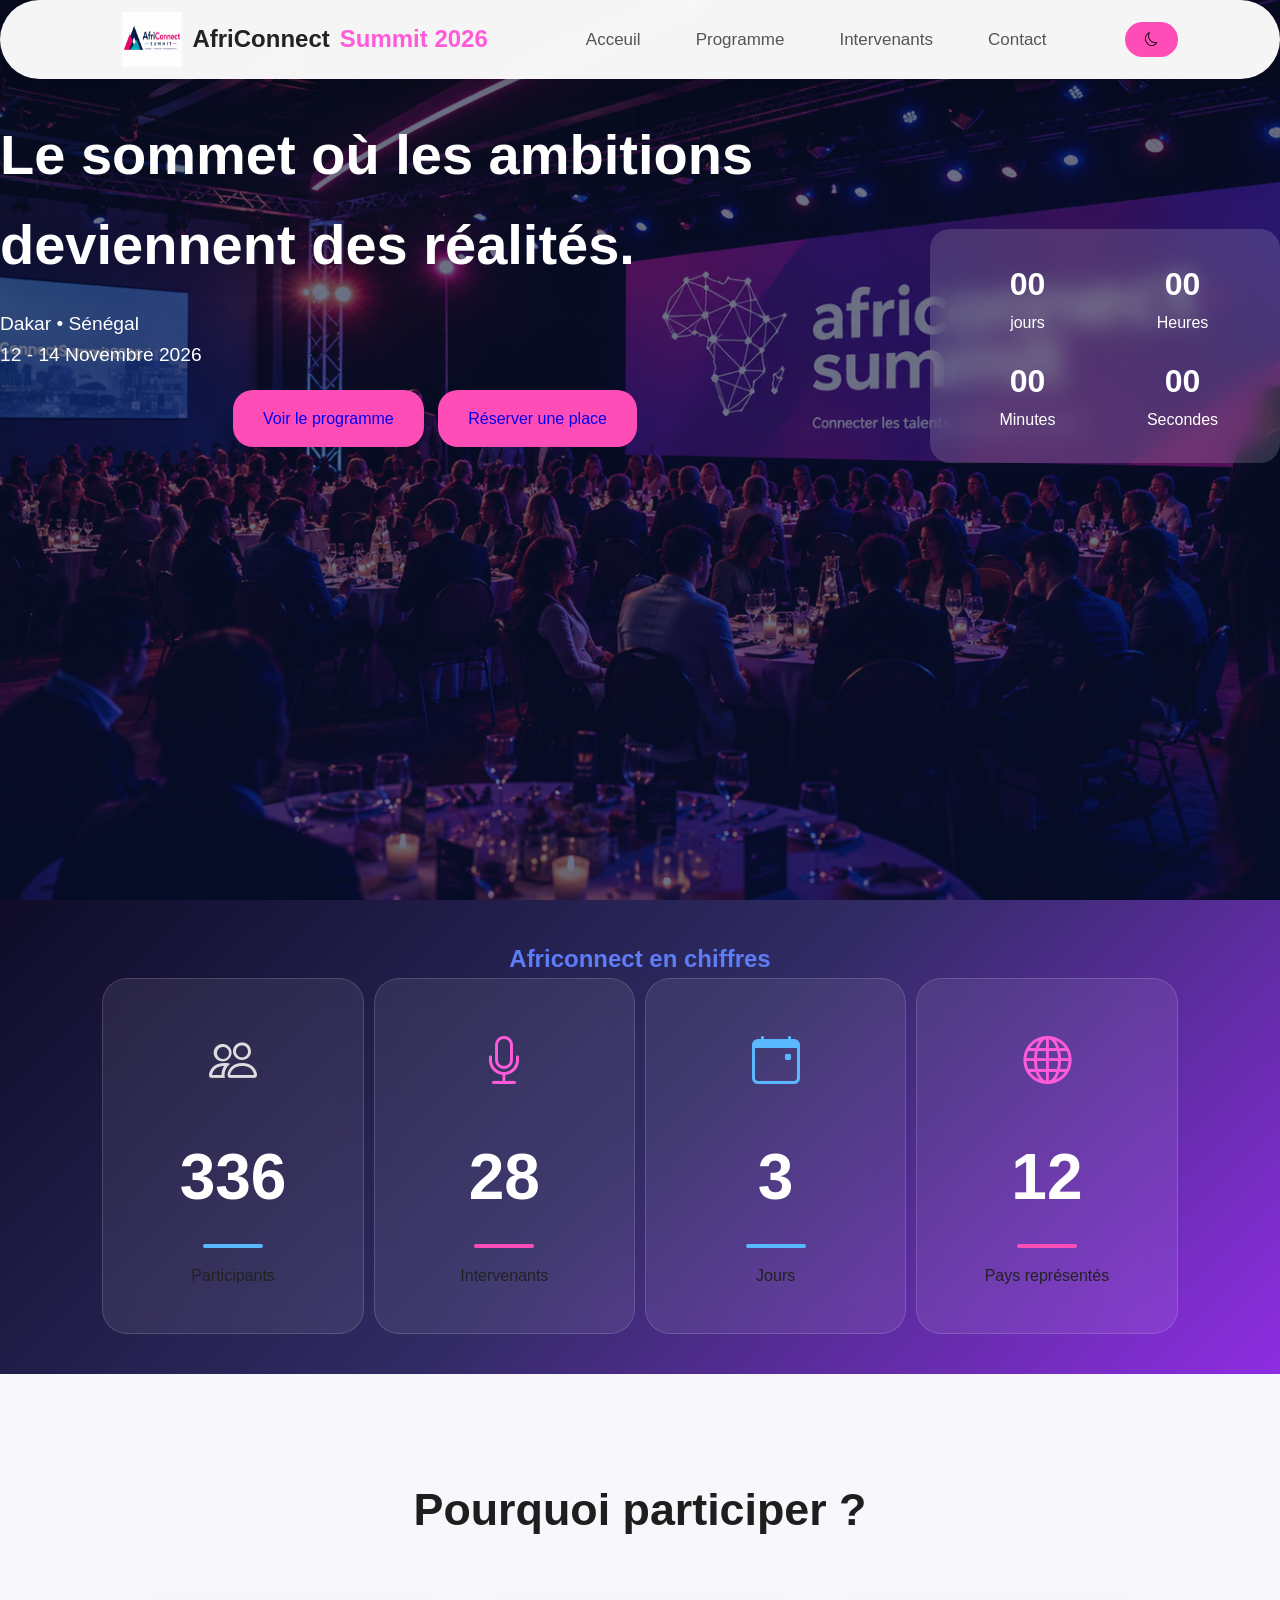
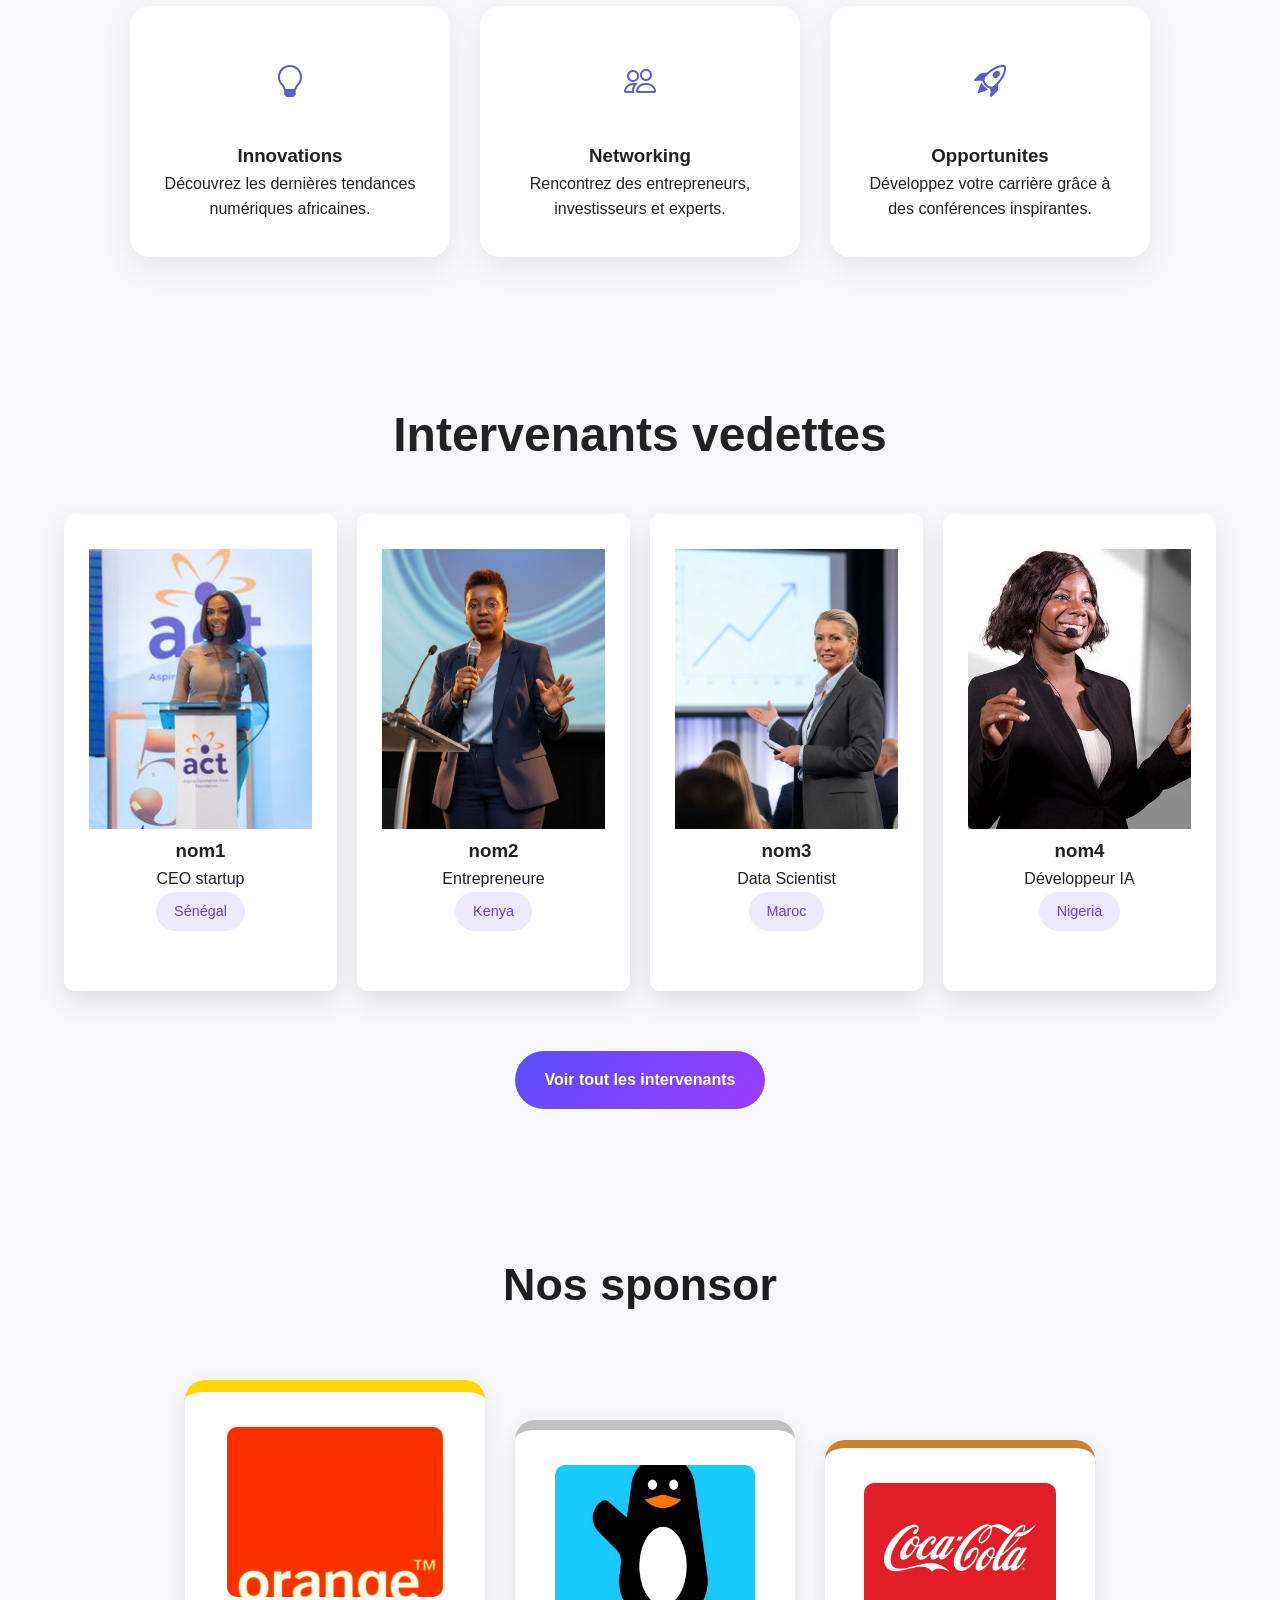
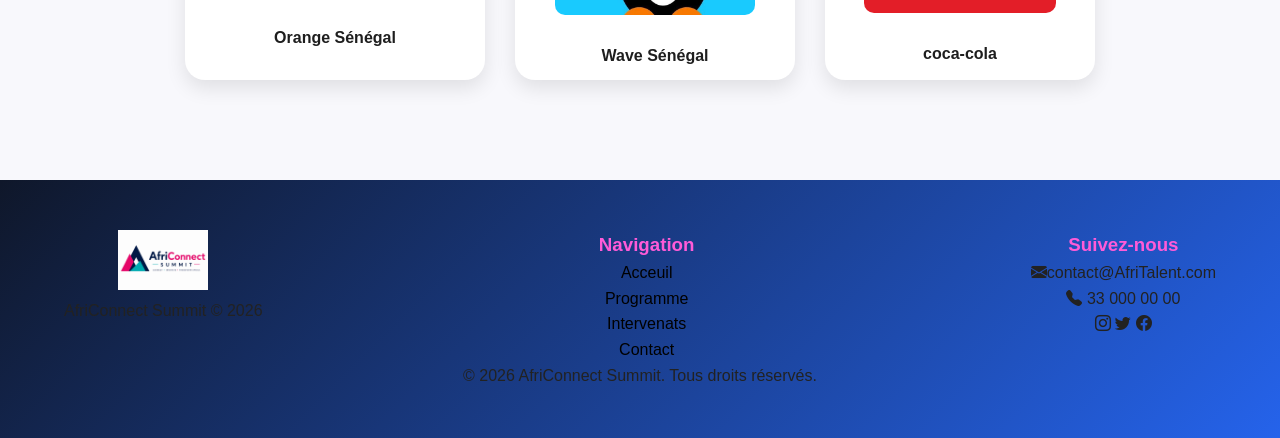
<file: index.html>
<!DOCTYPE html>
<html lang="en">

<head>
    <meta charset="UTF-8">
    <meta name="viewport" content="width=device-width, initial-scale=1.0">
    <title>acceuil</title>


    <link rel="stylesheet" href="css/style.css">
</head>

<body>
    <!-- NAVBAR -->
    <header>

        <nav class="navbar">
            <!-- logo -->
            <a href="index.html" class="logo">
                <img src="images/logoafriconnectsummit2.png" alt="logo">
                AfriConnect<span class="span"> Summit 2026</span>
            </a>
            <!-- liens -->
            <ul class="nav-links ">
                <li>
                    <a href="index.html">Acceuil</a>
                </li>
                <li>
                    <a href="programme.html">Programme</a>
                </li>
                <li>
                    <a href="intervenants.html">Intervenants</a>
                </li>
                <li>
                    <a href="contact.html">Contact</a>
                </li>
            </ul>



            <div class="icon-nav">
                <!-- Dark mode -->
                <button id="themebtn">
                    <i class="bi bi-moon"></i>
                </button>
                <!-- Menu Hamburger -->
                <button id="menubtn">
                    <i class="bi bi-list"></i>
                </button>
            </div>

        </nav>

        <!-- ===============hero================= -->
        <div class="hero fade-in">
            <div class="hero-container">
                <div class="hero-text">
                    <h1 class="h1">Le sommet où les ambitions deviennent des réalités.</h1>
                    <p>
                        Dakar • Sénégal
                        <br>
                        12 - 14 Novembre 2026
                    </p>
                    <div class="hero-buttons align">
                        <a href="programme.html" id="btn1">Voir le programme</a>
                        <a href="contact.html" id="btn2">Réserver une place</a>
                    </div>
                </div>

                <!-- Compteur -->
                <div class="compteur">
                    <div>
                        <span id="jour">00</span>
                        <p>jours</p>
                    </div>
                    <div>
                        <span id="heures">00</span>
                        <p>Heures</p>
                    </div>
                    <div>
                        <span id="minutes">00</span>
                        <p>Minutes</p>
                    </div>
                    <div>
                        <span id="secondes">00</span>
                        <p>Secondes</p>
                    </div>

                </div>

            </div>

        </div>
    </header>
    <!-- =========CHIFFRES======== -->
    <section class="stats zoom-in">
        <h2 class="cr">Africonnect en chiffres</h2>
        <div class="stats-grid counters">
            <article class="counter">
                <i class="bi bi-people"></i>
                <h3 data-target="1200">0</h3>
                <p>Participants</p>
            </article>

            <article class="counter">
                <i class="bi bi-mic"></i>
                <h3 data-target="48">0</h3>
                <p>Intervenants</p>
            </article>

            <article class="counter">
                <i class="bi bi-calendar-event"></i>
                <h3 data-target="3">0</h3>
                <p>Jours</p>
            </article>

            <article class="counter">
                <i class="bi bi-globe"></i>
                <h3 data-target="12">0</h3>
                <p>Pays représentés</p>
            </article>

        </div>

    </section>


    <!-- ==========pourquoi participer ==============-->
    <section class="pourquoi fade-in">
        <h2>Pourquoi participer ?</h2>

        <div class="pourquoi-container">
            <article class="card">
                <i class="bi bi-lightbulb"></i>
                <h3>Innovations</h3>
                <p>Découvrez les dernières tendances numériques africaines.</p>
            </article>

            <article class="card">
                <i class="bi bi-people"></i>
                <h3>Networking</h3>
                <p>Rencontrez des entrepreneurs, investisseurs et experts.</p>
            </article>

            <article class="card">
                <i class="bi bi-rocket-takeoff"></i>
                <h3>Opportunites</h3>
                <p>Développez votre carrière grâce à des conférences inspirantes.</p>
            </article>


        </div>

    </section>

    <!-- INTERVENANTS -->
    <section class="intervenants slide-in">
        <h2>Intervenants vedettes</h2>
        <div class="intervenants-grid">
            <article class="card">
                <img src="images/5a1a5c2dd7923f98747fd419d4a68c9b.jpg" alt="photo3" height="30">
                <h3>nom1</h3>
                <p>CEO startup</p>
                <span>Sénégal</span>
            </article>

            <article class="card">
                <img src="images/0cec5c01da47cd0d87411500e6b6335f.jpg" alt="phot1" height="30">
                <h3>nom2</h3>
                <p>Entrepreneure</p>
                <span>Kenya</span>
            </article>

            <article class="card">
                <img src="images/c8db1cde5a4d0e9b10c114838e9186e6.jpg" alt="photo2" height="30">
                <h3>nom3</h3>
                <p>Data Scientist</p>
                <span>Maroc</span>
            </article>

            <article class="card">
                <img src="images/015c5326e9eac12981ac1aa97166adf6.jpg" alt="photo4" height="30">
                <h3>nom4</h3>
                <p>Développeur IA </p>
                <span>Nigeria</span>
            </article>

        </div>
        <a href="intervenants.html">
            Voir tout les intervenants

        </a>

    </section>

    <!-- ===========SPONSOR============= -->
    <section class="sponsors fade-in">
        <h2>Nos sponsor</h2>
        <div class="sponsor-container">
            <!-- sponsor en or -->
            <article class="or card">
                <img src="images/orange5.jpg" alt="Orange">
                <h3>Orange Sénégal</h3>
            </article>

            <!-- sponsor en argent -->
            <article class="Argent card">
                <img src="images/wave.jpg" alt="Wave">
                <h3>Wave Sénégal</h3>
            </article>

            <!-- sponsor en bronze -->
            <article class="bronze card">
                <img src="images/coca.jpg" alt="coca-cola">
                <h3>coca-cola</h3>
            </article>
        </div>
    </section>

    <!-- ==============footer============== -->
    <footer class="footer">
        <div class="footer-container">
            <div>
                <img src="images/logoafriconnectsummit2.png" alt="logo" height="60">
                <p>AfriConnect Summit © 2026</p>
            </div>

            <div>
                <h3 class="h3">Navigation</h3>
                <ul class="links">
                    <li><a href="index.html">Acceuil</a></li>
                    <li><a href="programme.html">Programme</a></li>
                    <li><a href="intervenants.html">Intervenats</a></li>
                    <li><a href="contact.html">Contact</a></li>
                </ul>
            </div>

            <div>
                <h3 class="h3">Suivez-nous</h3>
                <p><i class="bi bi-envelope-fill"></i>contact@AfriTalent.com</p>
                <p><i class="bi bi-telephone-fill"></i> 33 000 00 00</p>
                <!-- les icons -->
                <i class="bi bi-instagram"></i>
                <i class="bi bi-twitter"></i>
                <i class="bi bi-facebook"></i>
            </div>
        </div>

        <button id="backtop">
            ↑
        </button>
        <footer>
    <p>
        &copy; <span id="year"></span> AfriConnect Summit. Tous droits réservés.
    </p>
    </footer>
  











































    <link href="https://fonts.googleapis.com/css2?family=Poppins:wght@400;700&family=Roboto&display=swap"
        rel="stylesheet">
    <link href="https://cdn.jsdelivr.net/npm/bootstrap-icons/font/bootstrap-icons.css" rel="stylesheet">
    <!-- Votre script JavaScript -->
    <script src="js/main.js"></script>
</body>

</html>
</file>
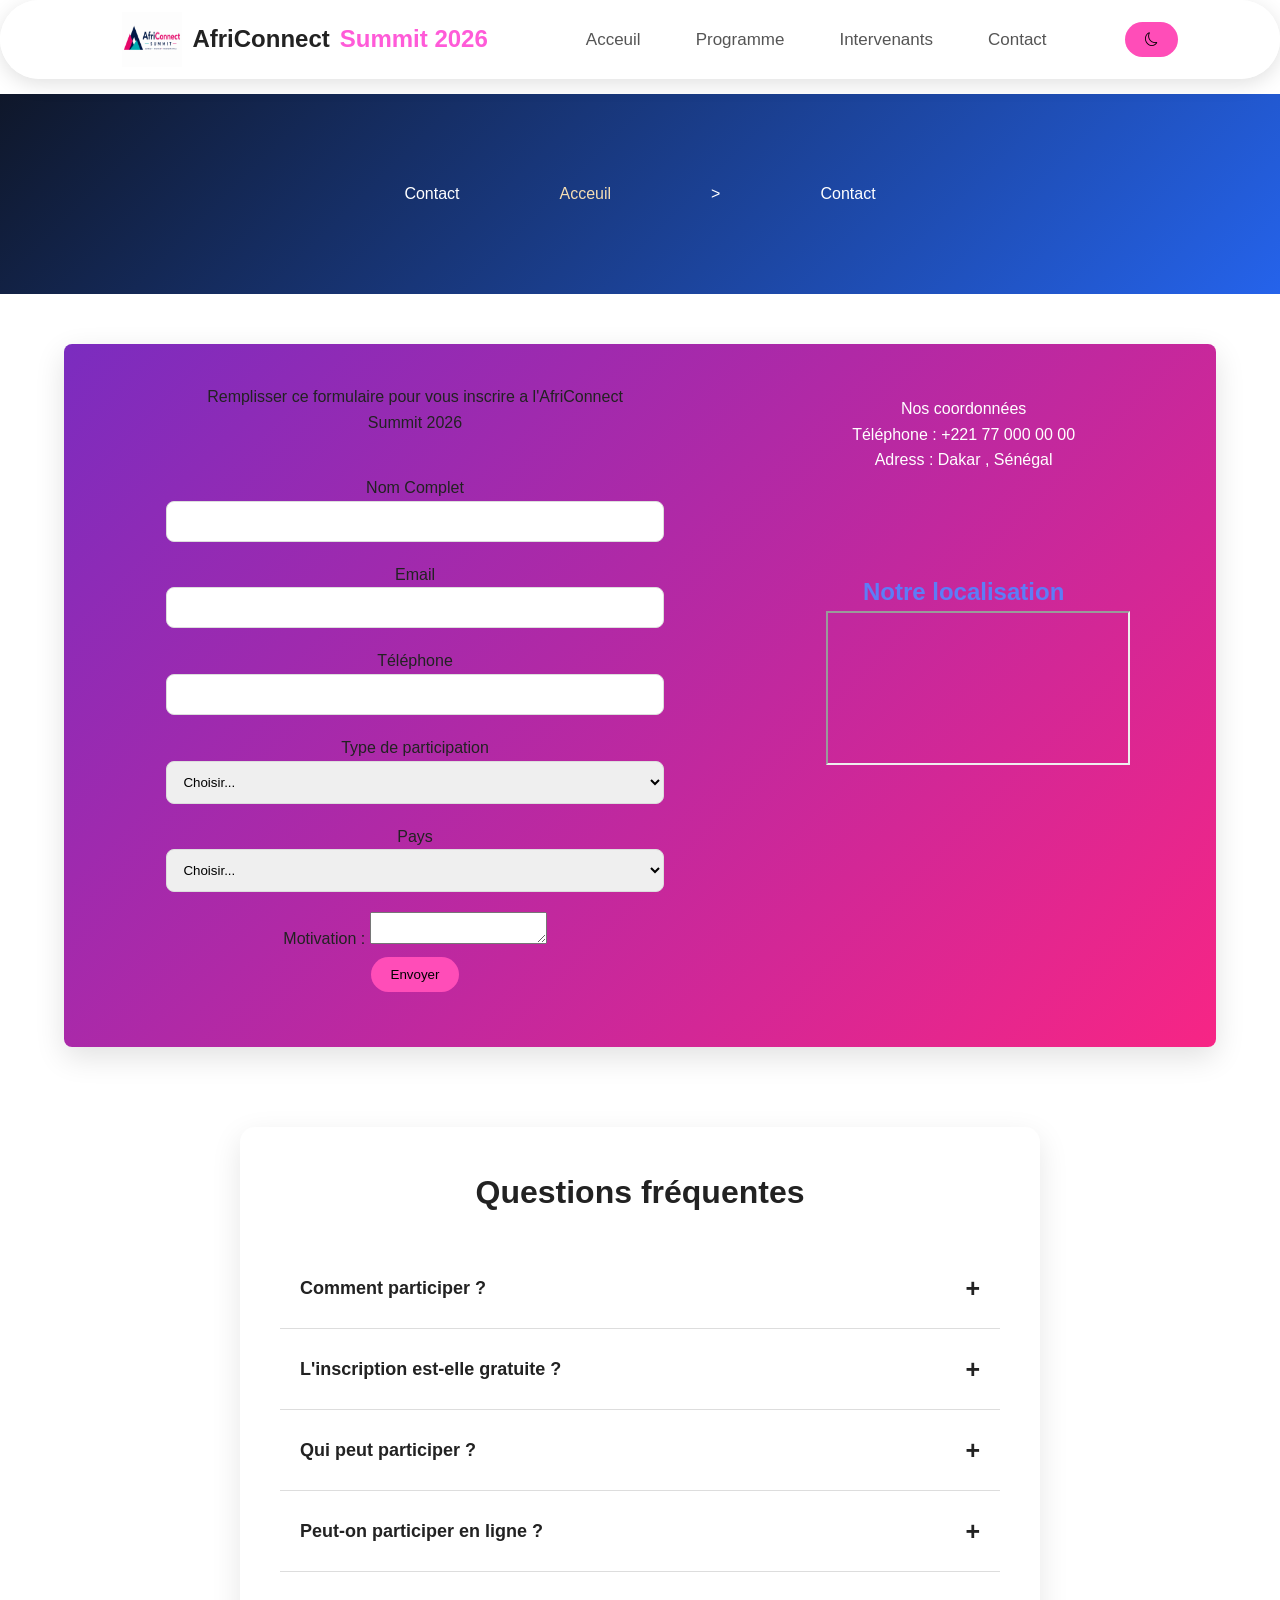
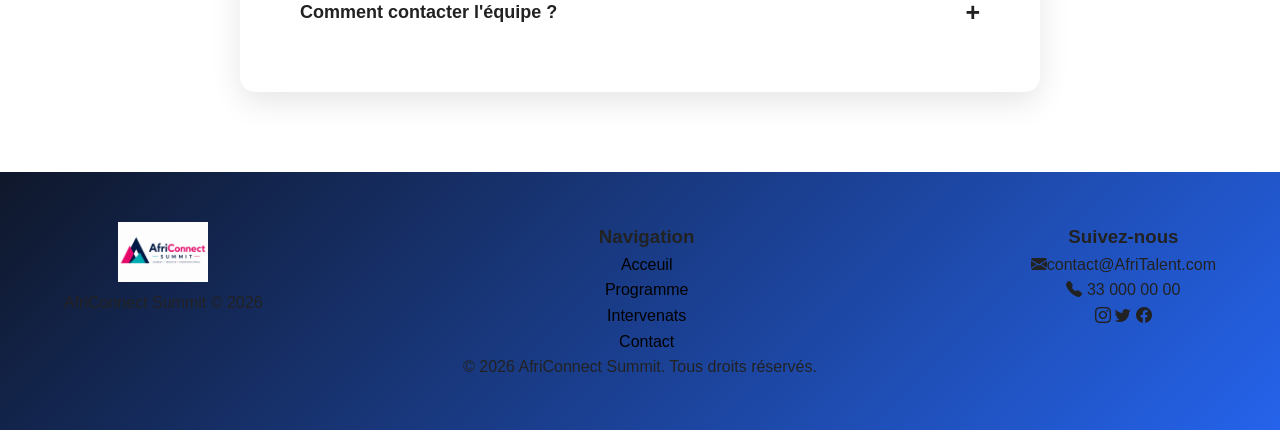
<file: contact.html>
<!DOCTYPE html>
<html lang="en">

<head>
    <meta charset="UTF-8">
    <meta name="viewport" content="width=device-width, initial-scale=1.0">
    <title>contact</title>
    <link rel="stylesheet" href="css/style.css">
</head>

<body>

    <!-- NAVBAR -->
    <nav class="navbar">
        <!-- logo -->
        <a href="index.html" class="logo">
            <img src="images/logoafriconnectsummit2.png" alt="logo">
            AfriConnect<span class="span"> Summit 2026</span>
        </a>
        <!-- liens -->
        <ul class="nav-links">
            <li>
                <a href="index.html">Acceuil</a>
            </li>
            <li>
                <a href="programme.html">Programme</a>
            </li>
            <li>
                <a href="intervenants.html">Intervenants</a>
            </li>
            <li>
                <a href="contact.html">Contact</a>
            </li>
        </ul>



        <div class="icon-nav">
            <!-- Dark mode -->
            <button id="themebtn">
                <i class="bi bi-moon"></i>
            </button>
            <!-- Menu Hamburger -->
            <button id="menubtn">
                <i class="bi bi-list"></i>
            </button>
        </div>

    </nav>


    <main>
        <section class="hero-contact">

            <nav class="fil">

                <p>Contact</p>

                <a href="index.html">Acceuil</a> >
                <span>Contact</span>

            </nav>

        </section>

        <!-- ===============formulaire================== -->
        <section class="contact">

            <!-- la partie gauche -->
            <div>
                <p class="remp">Remplisser ce formulaire pour vous inscrire a l'AfriConnect Summit 2026</p>
                <form class="contactform">
                    <!-- nom -->
                    <div class="champ">
                        <label for="nom">Nom Complet</label>
                        <input type="text" id="nom">
                        <small id="errornom"></small>

                    </div>
                    <!-- Email -->
                    <div class="champ">
                        <label for="email">Email </label>
                        <input type="email" id="email">
                        <small id="erroremail"></small>

                    </div>
                    <!-- telephone -->
                    <div class="champ">
                        <label for="telephone"> Téléphone</label>
                        <input type="tel" id="telephone">
                        <small id="errortelephone"></small>

                    </div>
                    <!-- type -->
                    <div class="champ">
                        <label for="type">Type de participation</label>
                        <select id="type">
                            <option value="">Choisir...</option>
                            <option>participant</option>
                            <option>mentor</option>
                            <option>Partenaire</option>
                            <option>Bénévole</option>
                        </select>
                    </div>
                    <small id="errortype"></small>
                    <!-- Pays -->
                    <div class="champ">
                        <label for="pays">Pays</label>
                        <select id="pays">
                            <option value="">Choisir...</option>
                            <option>Sénégal</option>
                            <option>Mali</option>
                            <option>Gambie</option>
                            <option>Guinée</option>
                            <option>Burkina Faso</option>
                            <option>Togo</option>
                            <option>Bénin</option>
                            <option>Cameroun</option>
                            <option>Niger</option>
                        </select>
                    </div>
                    <small id="errorpays"></small>

                    <!-- message -->

                    <div class="champ">
                        <label for="message">Motivation :</label>
                        <textarea id="message"></textarea>
                        <small id="errormessage"></small>
                    </div>
                    <button id="btnEnvoyer">Envoyer</button>
                    <p id="successMessage"></p>

                </form>
            </div>
            <!-- la partie droite -->
            <div class="infos">
                <p>Nos coordonnées</p>
                <p></p>
                <p>Téléphone : +221 77 000 00 00</p>
                <p>Adress : Dakar , Sénégal</p>
                <div class="map">
                    <h1 class="loc">Notre localisation</h1>
                    <iframe src="https://www.google.com/maps/embed?pb=..." loading="lazy">
                    </iframe>
                </div>
            </div>

        </section>
        <!-- FAQ -->
        <section class="faq">
            <h2>Questions fréquentes</h2>

            <!-- Question 1 -->

            <div class="accordion">
                <input type="checkbox" id="q1">
                <label for="q1">
                    Comment participer ?
                </label>
                <div class="content">
                    Inscrivez-vous grâce au formulaire.
                </div>
            </div>

            <!-- Question 2 -->

            <div class="accordion">
                <input type="checkbox" id="q2">
                <label for="q2">
                    L'inscription est-elle gratuite ?
                </label>
                <div class="content">
                    Oui.
                </div>
            </div>

            <!-- Question 3 -->

            <div class="accordion">
                <input type="checkbox" id="q3">
                <label for="q3">
                    Qui peut participer ?
                </label>
                <div class="content">
                    Toute personne intéressée par le numérique.
                </div>
            </div>

            <!-- Question 4 -->

            <div class="accordion">
                <input type="checkbox" id="q4">
                <label for="q4">
                    Peut-on participer en ligne ?
                </label>
                <div class="content">
                    Oui.
                </div>
            </div>

            <!-- Question 5 -->

            <div class="accordion">
                <input type="checkbox" id="q5">
                <label for="q5">
                    Comment contacter l'équipe ?
                </label>
                <div class="content">
                    Via le formulaire de cette page.
                </div>
            </div>
        </section>


        <!-- MAP -->



    </main>


























    <!-- ==============footer============== -->
    <footer class="footer">
        <div class="footer-container">
            <div>
                <img src="images/logoafriconnectsummit2.png" alt="logo" height="60">
                <p>AfriConnect Summit © 2026</p>
            </div>

            <div>
                <h3>Navigation</h3>
                <ul class="links">
                    <li><a href="index.html">Acceuil</a></li>
                    <li><a href="programme.html">Programme</a></li>
                    <li><a href="intervenants.html">Intervenats</a></li>
                    <li><a href="contact.html">Contact</a></li>
                </ul>
            </div>

            <div>
                <h3>Suivez-nous</h3>
                <p><i class="bi bi-envelope-fill"></i>contact@AfriTalent.com</p>
                <p><i class="bi bi-telephone-fill"></i> 33 000 00 00</p>
                <!-- les icons -->
                <i class="bi bi-instagram"></i>
                <i class="bi bi-twitter"></i>
                <i class="bi bi-facebook"></i>
            </div>
        </div>

        <button id="backtop">
            ↑
        </button>
         <p>
        &copy; <span id="year"></span> AfriConnect Summit. Tous droits réservés.
    </p>
    </footer>



    <link href="https://fonts.googleapis.com/css2?family=Poppins:wght@400;700&family=Roboto&display=swap"
        rel="stylesheet">
    <link href="https://cdn.jsdelivr.net/npm/bootstrap-icons/font/bootstrap-icons.css" rel="stylesheet">
    <!-- Votre script JavaScript -->
    <script src="js/main.js"></script>
</body>

</html>
</file>
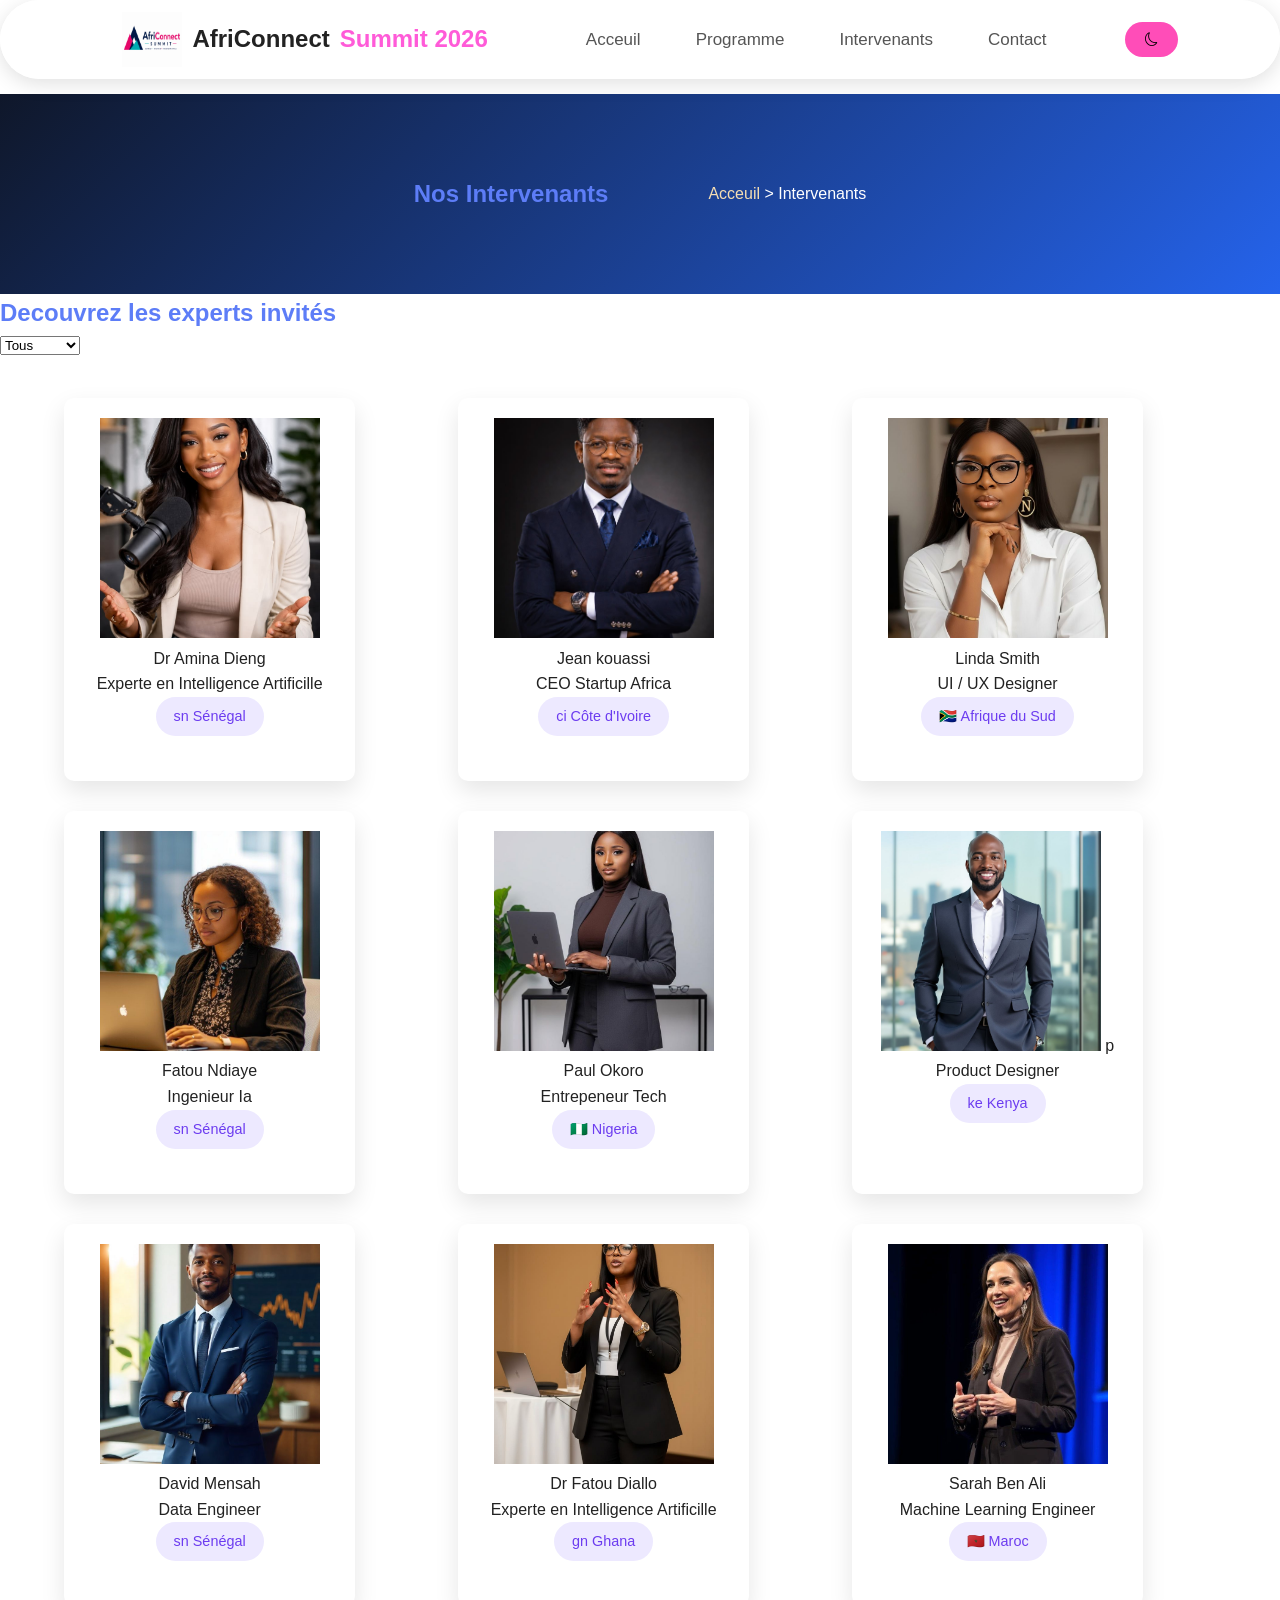
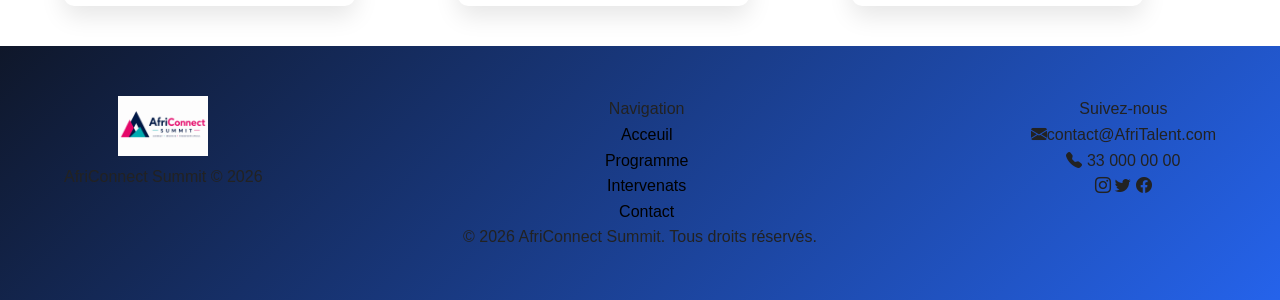
<file: intervenants.html>
<!DOCTYPE html>
<html lang="en">

<head>
    <meta charset="UTF-8">
    <meta name="viewport" content="width=device-width, initial-scale=1.0">
    <title>intervenants</title>
    <link rel="stylesheet" href="css/style.css">
</head>

<body>

    <!-- NAVBAR -->
    <nav class="navbar">
        <!-- logo -->
        <a href="index.html" class="logo">
            <img src="images/logoafriconnectsummit2.png" alt="logo">
            AfriConnect<span class="span"> Summit 2026</span>
        </a>
        <!-- liens -->
        <ul class="nav-links">
            <li>
                <a href="index.html">Acceuil</a>
            </li>
            <li>
                <a href="programme.html">Programme</a>
            </li>
            <li>
                <a href="intervenants.html">Intervenants</a>
            </li>
            <li>
                <a href="contact.html">Contact</a>
            </li>
        </ul>



        <div class="icon-nav">
            <!-- Dark mode -->
            <button id="themebtn">
                <i class="bi bi-moon"></i>
            </button>
            <!-- Menu Hamburger -->
            <button id="menubtn">
                <i class="bi bi-list"></i>
            </button>
        </div>

    </nav>
    <!-- ============hero========= -->
    <section class="hero-intervenants">
        <div class="overlay">
            <h1>Nos Intervenants</h1>
            <p>
                <a href="index.html">Acceuil</a>
                >
                Intervenants
            </p>

        </div>

    </section>
    <!-- ======FILTRES=========== -->


    <section class="filter py-4">
        <div class="container py-5">
            <h1>Decouvrez les experts invités</h1>
            <div class="filter-bar mb-3">
                <select id="category-select" class="form-select">
                    <option value="all">Tous</option>
                    <option value="IA & Tech">IA & Tech</option>
                    <option value="Business">Business</option>
                    <option value="Design">Design</option>
                    <option value="Data">Data</option>
                </select>
            </div>
        </div>
    </section>
    <!-- ======INTERVENANTS========== -->
    <div class="intervenant fade-in ">
        <div class="intervenant-grid cards">
            <!-- 1 -->
            <div class="intervenant-card cardss" data-category="IA & Tech">
                <img src="images/photo2.jpg" alt="inter1">
                <p>Dr Amina Dieng</p>
                <p>
                    Experte en Intelligence Artificille
                </p>
                <span>sn Sénégal</span>

            </div>


            <!-- 2 -->
            <div class="intervenant-card cardss" data-category="Business">
                <img src="images/imag4.jpg" alt="inter2">
                <p>Jean kouassi</p>
                <p>
                    CEO Startup Africa
                </p>
                <span>ci Côte d'Ivoire</span>

            </div>


            <!-- 3 -->
            <div class="intervenant-card cardss" data-category="Design">
                <img src="images/membre1.jpg" alt="inter3">
                <p>Linda Smith</p>
                <p>
                    UI / UX Designer
                </p>
                <span>🇿🇦 Afrique du Sud</span>

            </div>


            <!-- 4 -->
            <div class="intervenant-card cardss" data-category="IA & Tech">
                <img src="images/photo1.jpg" alt="inter4">
                <p>Fatou Ndiaye</p>
                <p>
                    Ingenieur Ia
                </p>
                <span> sn Sénégal</span>

            </div>

            <!-- 5 -->
            <div class="intervenant-card cardss" data-category="Business">
                <img src="images/photo3.jpg" alt="inter5">
                <p>Paul Okoro</p>
                <p>
                    Entrepeneur Tech
                </p>
                <span>🇳🇬 Nigeria</span>

            </div>

            <!-- 6 -->
            <div class="intervenant-card cardss" data-category="Design">
                <img src="images/membre2.jpg" alt="inter6">
                p <p>
                    Product Designer
                </p>
                <span>ke Kenya</span>

            </div>

            <!-- 7 -->
            <div class="intervenant-card cardss" data-category="Data">
                <img src="images/membre3.jpg" alt="inter7">
                <p> David Mensah</p>
                <p>
                    Data Engineer
                </p>
                <span>sn Sénégal</span>

            </div>

            <!-- 8 -->
            <div class="intervenant-card cardss" data-category="IA & Tech">
                <img src="images/photo4.jpg" alt="inter8">
                <p>Dr Fatou Diallo</p>
                <p>
                    Experte en Intelligence Artificille
                </p>
                <span> gn Ghana</span>

            </div>

            <!-- 9 -->
            <div class="intervenant-card cardss" data-category="Business">
                <img src="images/f25ba9cf52463ef2de0101ac807735d6.jpg" alt="inter9">
                <p>Sarah Ben Ali</p>
                <p>
                    Machine Learning Engineer
                </p>
                <span>🇲🇦 Maroc</span>

            </div>
        </div>

    </div>


















    <!-- ===============================footer====================================== -->

    <footer class="footer">
        <div class="footer-container">
            <div>
                <img src="images/logoafriconnectsummit2.png" alt="logo" height="60">
                <p>AfriConnect Summit © 2026</p>
            </div>

            <div>
                <p>Navigation</p>
                <ul class="links">
                    <li><a href="index.html">Acceuil</a></li>
                    <li><a href="programme.html">Programme</a></li>
                    <li><a href="intervenants.html">Intervenats</a></li>
                    <li><a href="contact.html">Contact</a></li>
                </ul>
            </div>

            <div>
                <p>Suivez-nous</p>
                <p><i class="bi bi-envelope-fill"></i>contact@AfriTalent.com</p>
                <p><i class="bi bi-telephone-fill"></i> 33 000 00 00</p>
                <!-- les icons -->
                <i class="bi bi-instagram"></i>
                <i class="bi bi-twitter"></i>
                <i class="bi bi-facebook"></i>
            </div>
        </div>

        <button id="backtop">
            ↑
        </button>
         <p>
        &copy; <span id="year"></span> AfriConnect Summit. Tous droits réservés.
    </p>
    </footer>
   




    <link href="https://fonts.googleapis.com/css2?family=Poppins:wght@400;700&family=Roboto&display=swap"
        rel="stylesheet">
    <link href="https://cdn.jsdelivr.net/npm/bootstrap-icons/font/bootstrap-icons.css" rel="stylesheet">
    <!-- Votre script JavaScript -->
    <script src="js/main.js"></script>
</body>

</html>
</file>
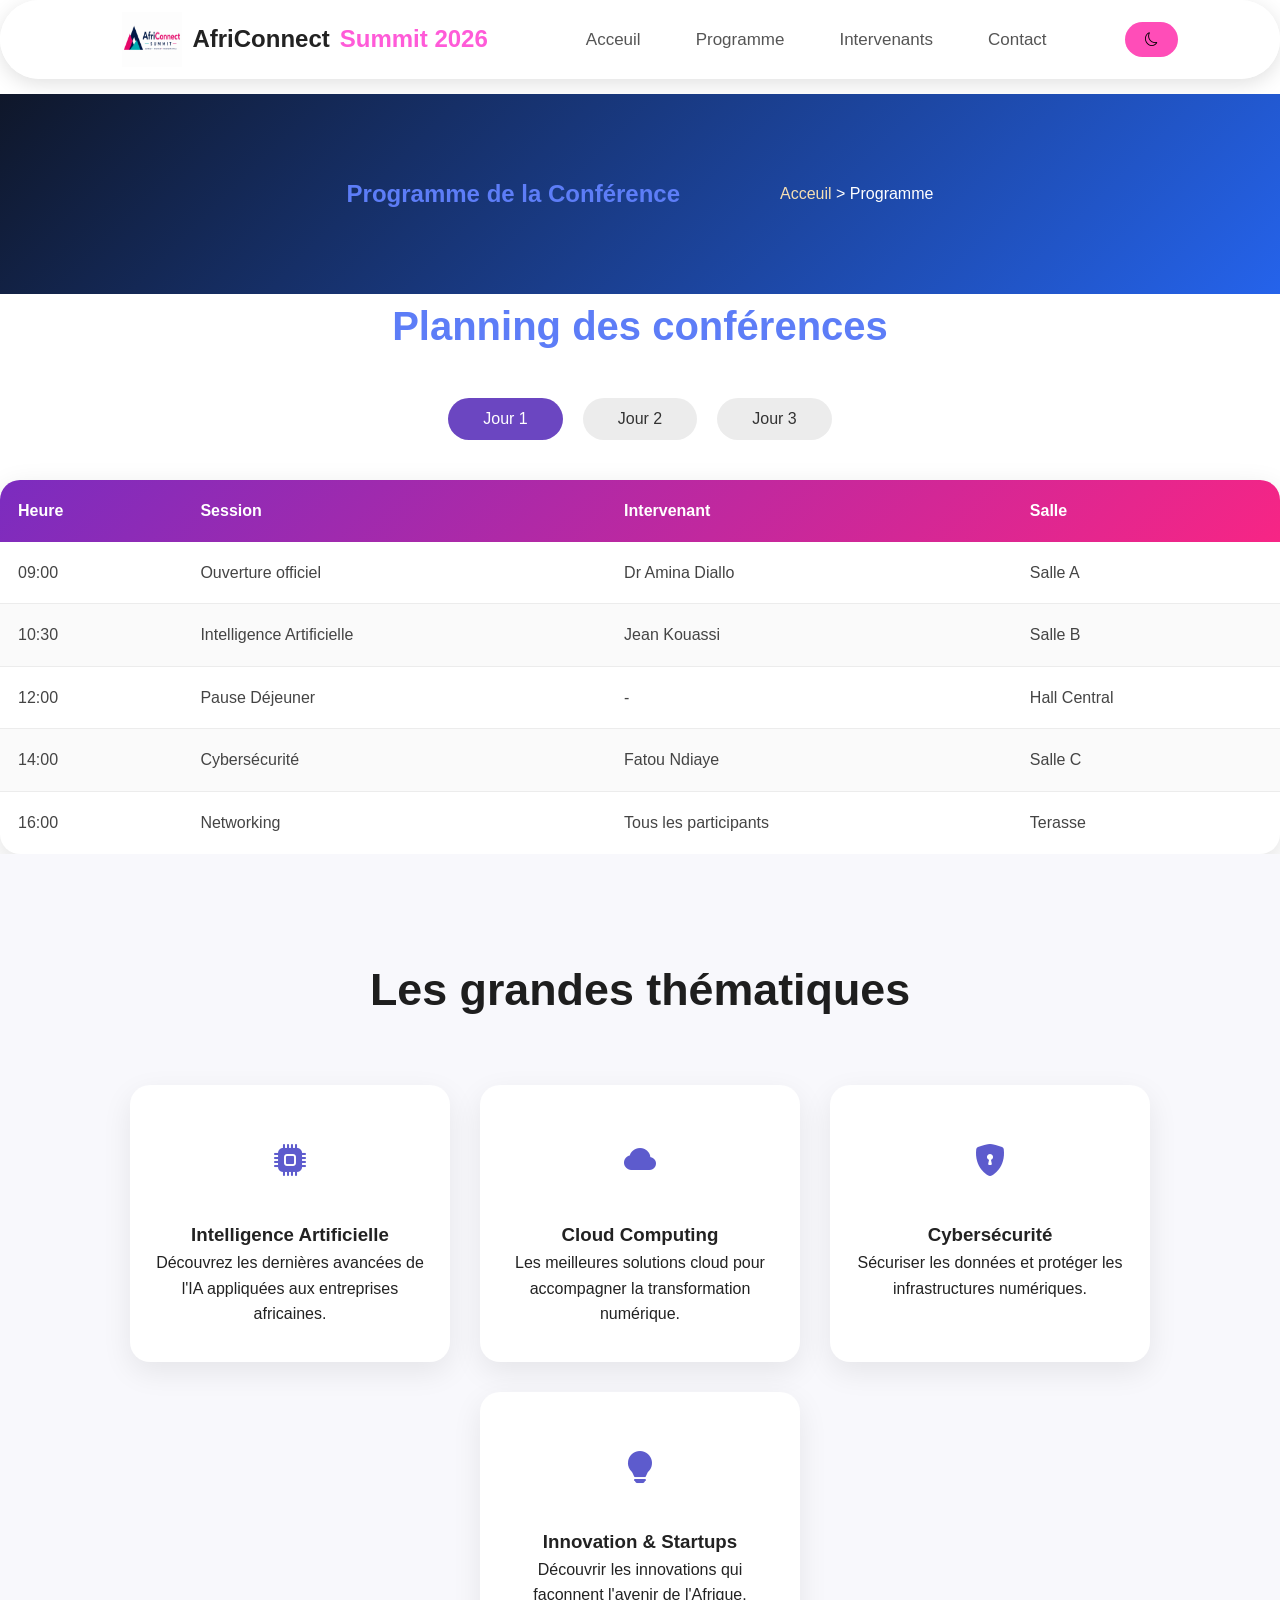
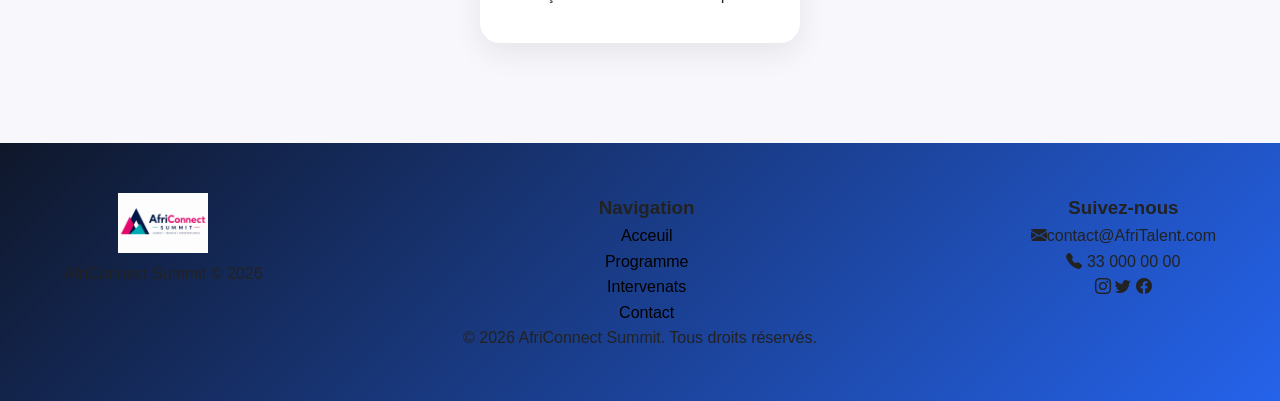
<file: programme.html>
<!DOCTYPE html>
<html lang="en">

<head>
    <meta charset="UTF-8">
    <meta name="viewport" content="width=device-width, initial-scale=1.0">
    <title>programme</title>
    <link rel="stylesheet" href="css/style.css">
</head>

<body>
    <!-- NAVBAR -->

    <nav class="navbar">
        <!-- logo -->
        <a href="index.html" class="logo">
            <img src="images/logoafriconnectsummit2.png" alt="logo">
            AfriConnect<span class="span"> Summit 2026</span>
        </a>
        <!-- liens -->
        <ul class="nav-links">
            <li>
                <a href="index.html">Acceuil</a>
            </li>
            <li>
                <a href="programme.html">Programme</a>
            </li>
            <li>
                <a href="intervenants.html">Intervenants</a>
            </li>
            <li>
                <a href="contact.html">Contact</a>
            </li>
        </ul>



        <div class="icon-nav">
            <!-- Dark mode -->
            <button id="themebtn">
                <i class="bi bi-moon"></i>
            </button>
            <!-- Menu Hamburger -->
            <button id="menubtn">
                <i class="bi bi-list"></i>
            </button>
        </div>

    </nav>

    <!-- ======================HERO========================= -->
    <section class="hero-programme slide-in">
        <div class="overlay">
            <h1>Programme de la Conférence</h1>
            <p>
                <a href="index.html">Acceuil</a>
                >
                Programme
            </p>

        </div>
    </section>

    <!-- ================Programme=================== -->
    <section class="programme zoom-in">
        <h2>Planning des conférences</h2>
        <div class="tabs">
            <button class="tab active" data-day="jour1">
                Jour 1
            </button>
            <button class="tab " data-day="jour2">
                Jour 2
            </button>
            <button class="tab " data-day="jour3">
                Jour 3
            </button>

        </div>
    </section>

    <!-- jour1 -->
    <div class="planning active" id="jour1">
        <table>
            <thead>
                <tr>
                    <th>Heure</th>
                    <th>Session</th>
                    <th>Intervenant</th>
                    <th>Salle</th>
                </tr>
            </thead>


            <!-- <tbody> -->
            <tr>
                <td>09:00</td>
                <td>Ouverture officiel</td>
                <td>Dr Amina Diallo</td>
                <td>Salle A</td>
            </tr>

            <tr>
                <td>10:30</td>
                <td>Intelligence Artificielle</td>
                <td>Jean Kouassi</td>
                <td>Salle B</td>
            </tr>

            <tr>
                <td>12:00</td>
                <td>Pause Déjeuner</td>
                <td>-</td>
                <td>Hall Central</td>
            </tr>

            <tr>
                <td>14:00</td>
                <td>Cybersécurité</td>
                <td>Fatou Ndiaye</td>
                <td>Salle C</td>
            </tr>


            <tr>
                <td>16:00</td>
                <td>Networking</td>
                <td>Tous les participants</td>
                <td>Terasse</td>
            </tr>
        </table>
        <!-- </tbody> -->
    </div>

    <!-- jour2 -->
    <div class="planning " id="jour2">
        <table>
            <thead>
                <tr>
                    <th>Heure</th>
                    <th>Session</th>
                    <th>Intervenant</th>
                    <th>Salle</th>
                </tr>
            </thead>

            <!-- <tbody> -->
            <tr>
                <td>09:00</td>
                <td>Cloud computing</td>
                <td>Momadou Ndao</td>
                <td>Salle A</td>
            </tr>

            <tr>
                <td>10:30</td>
                <td>DevOps</td>
                <td>Lana Diallo</td>
                <td>Salle B</td>
            </tr>

            <tr>
                <td>12:00</td>
                <td>Pause Déjeuner</td>
                <td>-</td>
                <td>Hall Central</td>
            </tr>

            <tr>
                <td>14:00</td>
                <td>Data Science</td>
                <td>Azeez salla</td>
                <td>Salle C</td>
            </tr>


            <tr>
                <td>16:00</td>
                <td>Startup Pitch</td>
                <td>Jeune Entrepreneuse</td>
                <td>Auditorium</td>
            </tr>
        </table>
        <!-- </tbody> -->
    </div>


    <!-- jou3 -->
    <div class="planning " id="jour3">
        <table>
            <thead>
                <tr>
                    <th>Heure</th>
                    <th>Session</th>
                    <th>Intervenant</th>
                    <th>Salle</th>
                </tr>
            </thead>


            <!-- <tbody> -->
            <tr>
                <td>09:00</td>
                <td>Green Tech</td>
                <td>Fatou Deme</td>
                <td>Salle A</td>
            </tr>

            <tr>
                <td>10:30</td>
                <td>Blockchain</td>
                <td>Touachi dembelle</td>
                <td>Salle B</td>
            </tr>

            <tr>
                <td>12:00</td>
                <td>Pause Déjeuner</td>
                <td>-</td>
                <td>Hall Central</td>
            </tr>

            <tr>
                <td>14:00</td>
                <td>Carrières dans la Tech</td>
                <td>Linda Sow</td>
                <td>Salle C</td>
            </tr>


            <tr>
                <td>16:00</td>
                <td>Cérémonie de clôture</td>
                <td>Comité d'organisation</td>
                <td>Grande salle</td>
            </tr>
        </table>
        <!-- </tbody> -->

    </div>

    <!-- =======================Thematique=============== -->
    <section class="pourquoi fade-in">
        <h2>Les grandes thématiques</h2>
        <div class="pourquoi-container">
            <div class="card">
                <i class="bi bi-cpu-fill"></i>
                <h3>Intelligence Artificielle</h3>

                <p>
                    Découvrez les dernières avancées de l'IA appliquées aux entreprises africaines.
                </p>
            </div>

            <div class="card">
                <i class="bi bi-cloud-fill"></i>
                <h3>Cloud Computing </h3>

                <p>
                    Les meilleures solutions cloud pour accompagner la transformation numérique.

                </p>
            </div>

            <div class="card">
                <i class="bi bi-shield-lock-fill"></i>
                <h3>Cybersécurité </h3>

                <p>
                    Sécuriser les données et protéger les infrastructures numériques.
                </p>
            </div>

            <div class="card">
                <i class="bi bi-lightbulb-fill"></i>
                <h3>Innovation & Startups </h3>

                <p>
                    Découvrir les innovations qui façonnent l'avenir de l'Afrique.
                </p>
            </div>

        </div>
    </section>





    <!-- ==============footer============== -->
    <footer class="footer">
        <div class="footer-container">
            <div>
                <img src="images/logoafriconnectsummit2.png" alt="logo" height="60">
                <p>AfriConnect Summit © 2026</p>
            </div>

            <div>
                <h3>Navigation</h3>
                <ul class="links">
                    <li><a href="index.html">Acceuil</a></li>
                    <li><a href="programme.html">Programme</a></li>
                    <li><a href="intervenants.html">Intervenats</a></li>
                    <li><a href="contact.html">Contact</a></li>
                </ul>
            </div>

            <div>
                <h3>Suivez-nous</h3>
                <p><i class="bi bi-envelope-fill"></i>contact@AfriTalent.com</p>
                <p><i class="bi bi-telephone-fill"></i> 33 000 00 00</p>
                <!-- les icons -->
                <i class="bi bi-instagram"></i>
                <i class="bi bi-twitter"></i>
                <i class="bi bi-facebook"></i>
            </div>
        </div>

        <button id="backtop">
            ↑
        </button>
         <p>
        &copy; <span id="year"></span> AfriConnect Summit. Tous droits réservés.
    </p>
    </footer>
    <p>









    <link href="https://fonts.googleapis.com/css2?family=Poppins:wght@400;700&family=Roboto&display=swap"
        rel="stylesheet">
    <link href="https://cdn.jsdelivr.net/npm/bootstrap-icons/font/bootstrap-icons.css" rel="stylesheet">
    <!-- Votre script JavaScript -->
    <script src="js/main.js"></script>
</body>

</html>
</file>
<file: css/style.css>
/* commit3 */
body{
    padding-top: 120px;
    font-family: "Open Sans", sans-serif;

}
*{
    margin: 0;
    padding: 0;
    box-sizing: border-box;
}
@import url('https://fonts.googleapis.com/css2?family=Open+Sans:wght@300;400;500;600;700;800&display=swap');
:root{
    --primary-color:#5d7df7;;
    --secondary-color: #fff;
    --dark-color: #222222;
    --white-color: #FFFFFF;
    /* --font-title: 'Poppins', sans-serif; */
    --spacing: 20px;
    --font-principal: "Open Sans", sans-serif;
}


.navbar{
    display: flex;
    justify-content: space-between;
    align-items: center;
    padding: var(--spacing);
}
.navbar a{
    text-decoration: none;
    color: var(--dark-color);
    margin-left: 20px;
}
@import url('https://fonts.googleapis.com/css2?family=Manrope:wght@200..800&display=swap');
body{
    /* font-family: 'Poppins', sans-serif; */
    background-color: #fff;
    color: var(--dark-color);
    line-height: 1.6;
    font-family: "Manrope", sans-serif;
    /* font-family: var(--font-principal); */
}

h2{
    color: var(--primary-color);
}
h1{
    color: var(--primary-color);
}

button{
    background-color:#ff4db8;;
    --white-color: #FFFFFF;
    border: none;
    padding: 10px 20px;
    border-radius: 50px;
}

.navbar a:hover{
    color: var(--primary-color);
}

.nav-link.active{
    color: var(--primary-color);
}
/* navbar */
*{
    margin: 0;
    padding: 0;
    box-sizing: border-box;
}
.h1{
    color: var(--secondary-color);
}
body{
    /* font-family: Arial, Helvetica, sans-serif; */
    padding-top: 90px;
    margin: 0;
    padding: 0;
}
.navbar{
    padding:15px 35px;
    background:#fff;
    border-radius:50px;
    box-shadow:0 10px 30px rgba(0,0,0,.1);
    display:flex;
    justify-content:space-between;
    align-items:center;
    
}
.navbar nav{
     align-items: center;
    justify-content: space-between;
    display: flex;
   
}
.logo{
       font-size: 24px;
    font-weight: bold;
    color: #5d7df7;
    text-decoration: none;
    display: flex;
    align-items: center;
    gap: 10px;
 
}
.logo img{
    width: 60px;

}
.nav-links{
      list-style: none;
    flex: 1;
    display: flex;
    justify-content: center;
    display: flex;
    gap: 35px;
  
}
.nav-links a{
      color: #555;
    font-size: 17px;
    transition: .3s;
    text-decoration: none;
  
}
.icon-nav{
      align-items: center;
    gap: 15px;
    display: flex;
  

}
/* backgound image */
header{
    /* background:linear-gradient(rgba(11, 18, 45, 0.6), rgba(10,20,60,0.6)),
        
        url("../images/NbYXzkaxeVapdsuKbtuCe9wKaymCKiRBMtRNI66OzINRsgu11J3S1U3COL_sPXIKMlDUeTXJw4SX4x8YDJFpdTeqNh5oXRDQniSeDMRjJd_AQoee8dg_87rgQ8sVOWKFSRA7wiQBFqvB1UbJOBP5yl_igQPJPye4SlXEj0ed3kg.jpg"); */
         background-image:
         linear-gradient(rgba(11, 18, 45, 0.6), rgba(10,20,60,0.6)),
          url(../images/logo4.png);
    background-size: cover;
     background-repeat: no-repeat;
    min-height: 100vh;
    background-position: center;
    animation: zoomHero 8s ease-in-out infinite alternate;
}
    background-position: center right;
   

.hero{
     margin:auto;
    padding:80px 0;
    animation: zoomHero 8s ease-in-out infinite alternate;
    width:90%;
    max-width:1300px;
   
   
}

.hero-text{
    color: white;
    flex: 1;
    width: 55%;
    
}
.hero-text h1{
    font-size: 3.5rem;
    margin-bottom: 20px;

}
.hero-text p{
     font-size: 1.2rem;
    margin-bottom: 35px;
}
.hero-container{
     justify-content:space-between;
    align-items:center;
    gap:60px;
    display:flex;
   
}
/* compteur */
.compteur{
     width:350px;
    padding:30px;
    /* padding:40px 0; */
    border-radius:20px;
    
    display:grid;
    grid-template-columns:repeat(2,1fr);
    gap:20px;

    color:white;
    text-align:center;
      margin-top: 150px; 

    background:rgba(255,255,255,.15);
    backdrop-filter:blur(12px);

}
.compteur span{
    font-weight: bold;
    font-size: 2rem;
    
}


/* button */
#menubtn{
        color: white;
    padding: 12px 25px;
    border-radius: 30px;
    font-weight: 600;
    transition: .3s;
    text-decoration: none;
    background: #ff4db8;


} 
#menubtn:hover{
    background: #ff4db8;
} 
#btn1,#btn2{
    padding: 20px 30px;

}
#btn1{
      text-decoration: none;
      border-radius: 20px;
    background-color: #ff4db8;
    margin-right: 10px;
  
}
#btn2{
    padding: 20px 30px;
     background-color: #ff4db8;
    border-radius: 20px;
    text-decoration: none;
}
.align{
    text-align: center;
}
/* compteur */
.stats{
    padding: 40px 8%;
    text-align: center;
    background:linear-gradient(135deg,#0f0c29,#302b63,#8e2de2);
}
.stats-grid{
    display: grid;
     grid-template-columns:repeat(auto-fit,minmax(250px,1fr));
     gap: 10px;
}
.counter{
     border: 1px solid rgba(255,255,255,.15);
    border-radius: 25px;
    transition: .4s;
     padding: 45px 30px;
    background: rgba(255,255,255,.08);
    backdrop-filter:blur(12px);
   

}
.counters:hover{
    box-shadow: 0 15px 35px rgba(0,0,0,.3);
    transform: translateY(-10px);
}

.counter h3{
    font-size: 4em;
    color: #fff;
    margin: 15px 0;
    font-weight: 700;
   
}
.counter i{
      color: #5ab8ff;
    margin-bottom: 25px ;
    display: block;
    font-size: 3em;
  
   
}
.counter i{
    font-size: 3em;
    color: #ddd;
    font-weight: 500;
   
}
.counter h3::after{
        display:block;
    width:60px;
    height:4px;
    background:#5ab8ff;
    margin:15px auto 0;
    border-radius:20px;
    content:"";

}
.counter:nth-child(even) h3::after{
    background:#ff4db8;
}
.counter:nth-child(2) i{
    color:#ff5bd8;
}

.counter:nth-child(3) i{
    color:#5ab8ff;
}

.counter:nth-child(4) i{
    color:#ff5bd8;
}
/* =========================pourquoi participier========================= */
.pourquoi{
    padding:100px 8%;
    background:#f8f8fc;
    text-align:center;
}

.pourquoi h2{
        color:#1e1e1e;
    margin-bottom:60px;
    font-size:2.8rem;

}

.pourquoi-container{
        justify-content:center;
    gap:30px;
    flex-wrap:wrap;
    display:flex;

}
.card{
     padding: 35px 25px;
      transition: .4s;
    box-shadow: 0 10px 30px rgba(0,0,0,.08);
    width : 320px;
    background: white; 
    border-radius: 20px;
   
   
}
.card i{
     justify-content:center;
        color:rgb(93, 91, 205);
    font-size:2rem;
    width:80px;
    height:80px;
    margin:0 auto 20px;
    display:flex;
    align-items:center;
    border-radius:50%;
   
 
   
}
/* ==================intervenant vedette===================== */
.intervenants-grid{
    display: grid;
    grid-template-columns: repeat(auto-fit,minmax(260px,1fr));
    justify-content:center;
    gap:20px;
    display:flex;
    
}
.intervenants{
    background: #f8f8fc;
     padding:40px 5%;
    text-align: center;
   
}

.intervenants h2{
    font-size: 3rem;
        margin-bottom: 40px;
    color: #222;

}
.intervenants article{
        background: white;
    border-radius: 10px;
      box-shadow: 0 10px 25px rgba(0,0,0,.1);
    transition: .4s;
    width: 95%;
    overflow: hidden;
  
}
.intervenants img{
    width: 100%;
    height: 280px;
    object-fit: cover;
}
.intervenants span{
    display: inline-block;
    margin-bottom: 25px;
       background: #ede9ff;
    color: #6c3cf0;
    border-radius: 30px;
    font-size: .9rem;
    padding: 8px 18px;
 
}
.intervenants a{
     text-decoration: none;
    background: linear-gradient(135deg,#5b4dff,#9c3cff);
     padding: 16px 30px;
    border-radius: 50px;
    font-weight: 600;
    transition: .3s;
    display: inline-block;
    margin-top: 60px;
    color: white;
   
   
}

/* ===================footer================== */
.footer{
    background: #fff;
    text-align: center;
    padding:50px 5%;
     background:#e9e9eb;
    /* background: linear-gradient(135deg, #0B1026 0%, #1E3A8A 50%, #6D28D9 100%); */
}
.footer-container{
    display:flex;
    justify-content:center;
      flex-wrap:wrap;
    /* padding: 30px 20px; */
    justify-content:space-between;
    list-style: none;
    gap:30px;
  
    
}
.footer-container div a{
    display:flex;
      gap:30px;
    flex-wrap:wrap;
    justify-content:center;
  
}
.links{
    list-style: none;
    text-decoration: none;
    padding: 0;
}
.links li a{
      text-decoration: none;
    padding: 0;
    color: black; 
    list-style: none;
  
}
.h3{
    color: #ff5bd8;
}
.links a:hover{
    color: rgb(130, 109, 217);
}

/* intervenant2 */
.intervenant-grid{
    display: grid; 
    grid-template-columns: repeat(3,1fr);
    /* display:flex; */
    gap:30px;
    
}
.intervenant-card{
    width: 80%;
}
.intervenant{
    /* background: #f8f8fc; */
    text-align: center;
    padding:40px 5%;
    
}

.intervenant h3{
    font-size: 1.5rem;
    color: #222;
    margin-bottom: 20%;
}
.intervenant-card{
    background: white;
    border-radius: 10px;
    overflow: hidden;
    box-shadow: 0 10px 25px rgba(0,0,0,.1);
    transition: .4s;
    /* width: 100%; */
    padding: 20px;
}
.intervenant img{
     width: 220px;
    height: 220px;
    object-fit: cover;
    /* border-radius: 50%; */
}
.intervenant span{
        padding: 8px 18px;
    background: #ede9ff;
    color: #6c3cf0;
    border-radius: 30px;
    font-size: .9rem;
    display: inline-block;
    margin-bottom: 25px;

}
.intervenant-card:hover{
    box-shadow: 0 15px 35px rgba(0,0,0,.3);
    transform: translateY(-30px);
}

/* ===============sponsor=================== */
.sponsors{
     background:#f8f8fc;
    padding:100px 8%;
   
    text-align:center;
}

.sponsors h3{
    font-size:1rem;
     margin-bottom:60px;
    color:#1e1e1e;
   
}
.sponsors h2{
    color:#1e1e1e;
    font-size:2.8rem;
    margin-bottom:60px;
}

.sponsor-container{
    display:flex;
    justify-content:center;
    gap:30px;
    flex-wrap:wrap;
}

 .or,
.Argent,
.bronze{
    background: #fff;
    border-radius: 20px;
    padding: 15px;
    box-shadow: 0 8px 20px rgba(0,0,0,0.1);
    
} 

.or:hover,
.Argent:hover,
.bronze:hover{
    transform: translateY(-10px);
}
.sponsor-container img{
    width: 90%;
    height: 200px;
    object-fit: cover;
}
.Argent{
    width: 280px;
    height: 260px;
    margin-top: 40px;
    border-top: 10px solid silver;
}
.or{
    width: 300px;
    height: 300px;
    border-top: 12px solid gold;
}
.bronze{
     width: 270px;
    height: 240px;
    margin-top: 60px;
    border-top: 8px solid #cd7f32;
}
.Argent img{
    width: 80%;
    height: 150px;
    border-radius: 10px;
    margin: 20px 0;
}
.or img{
    width: 80%;
    height: 170px;
    border-radius: 10px;
    margin: 20px 0;
}
.bronze img{
    width: 80%;
    height: 130px;
    border-radius: 10px;
    margin: 20px 0;
}
/* ===================footer================== */
.footer{
    background: #fff;
    text-align: center;
    padding:50px 5%;
     /* background:linear-gradient(135deg,#5b5df0,#9b59ff); */
     background: linear-gradient(135deg, #0F172A, #2563EB);

}
.footer-container{
    display:flex;
    justify-content:center;
    gap:30px;
    flex-wrap:wrap;
    justify-content:space-between;
    list-style: none;
    
}
.footer-container div a{
    display:flex;
    justify-content:center;
    gap:30px;
    flex-wrap:wrap;
}
.links{
    list-style: none;
    text-decoration: none;
    padding: 0;
}
.links li a{
    list-style: none;
    text-decoration: none;
    padding: 0;
    color: black; 
}
.links a:hover{
    color: rgb(130, 109, 217);
}
.h3{
    color: #ff5bd8;
} */
/* filtre */
.filter-btn{
    text-align: center;
}
.h22{
    text-align: center;
}
.h1{
    font-family: "Manrope", sans-serif;
}
.span{
    color: #ff5bd8;
}
/* ========================programme==================================== */


.programme h2{
    text-align: center;
    font-size: 2.5rem;
    margin-bottom: 40px;
}

.planning{
    margin-top: 40px;
}

table{
    width: 100%;
    border-collapse: collapse;
    background: #fff;
    border-radius: 20px;
    overflow: hidden;
    box-shadow: 0 10px 30px rgba(0,0,0,.12);
}

thead{
    background: linear-gradient(135deg,#7B2CBF,#F72585);
    color: white;
}

thead th{
    padding: 18px;
    font-size: 1rem;
    text-align: left;
}

tbody td{
    padding: 18px;
    border-bottom: 1px solid #ececec;
    color: #444;
}
tbody tr:hover{
    background: rgba(247,37,133,.08);
    transition: .3s;
}
tbody tr:nth-child(even){
    background: #fafafa;
}



tbody tr:last-child td{
    border-bottom: none;
}
.tabs{
    display: flex;
    justify-content: center;
    gap: 20px;
    margin-top: 30px;
}

.tab{
    padding: 12px 35px;
    border: none;
    border-radius: 30px;
    background: #ececec;
    color: #333;
    cursor: pointer;
    font-size: 1rem;
    transition: .3s;
}

.tab:hover{
    background: #F72585;
    color: white;
}

.tab.active{
    background: linear-gradient(135deg,#7B2CBF,#F72585);
    color: white;
}
/* ============media query table============== */
@media(max-width:768px){

table{
    display: block;
    overflow-x: auto;
    white-space: nowrap;
}

thead th,
tbody td{
    padding: 14px;
}
}
/* ===============================formulaire======================================= */
.contact{
    padding: 40px 8%;
    text-align: center;
   background: linear-gradient(135deg,#7B2CBF,#F72585);
   display: flex;
   box-shadow: 0 10px 30px rgba(0,0,0,.12);
   border-radius: 8px;
    justify-content: center; 
    align-items: flex-start;
    gap: 150px;
      width: 90%;
    max-width: 1200px;
    margin: 50px auto;
    justify-content: space-between;
    align-items: flex-start;
    
}
.remp{
    padding: 40px 8%;
    padding-top: 0;
    text-align: center;
}
.contact input,
.contact select{
    width: 100%;
    padding: 12px;
    margin-bottom: 15px;
    border: 1px solid #ddd;
    border-radius: 8px;
}
.infos{
    width: 300px;
    padding: 12px;
    color: white;

}
.loc{
     padding-top: 100px;
}
/* ================= FAQ ================= */

.faq{
    max-width: 800px;
    margin: 80px auto;
    padding: 40px;
    
}
.faq{
    background: #fff;
    border-radius: 15px;
    box-shadow: 0 10px 30px rgba(0,0,0,0.1);
}

.faq h2{
    text-align: center;
    margin-bottom: 30px;
    font-size: 2rem;
    color: #222;
}

.accordion{
    border-bottom: 1px solid #ddd;
}

.accordion:last-child{
    border-bottom: none;
}

.accordion input{
    display: none;
}

.accordion label{
     align-items: center;
    padding: 20px;
    cursor: pointer;
    font-size: 18px;
    font-weight: 600;
    color: #222;
    transition: 0.3s;
    display: flex;
    justify-content: space-between;
   
}

.accordion label:hover{
    color: #0d6efd;
}

.accordion label::after{
    content: "+";
    font-size: 25px;
    transition: 0.3s;
}

.accordion input:checked + label::after{
    content: "-";
}

.content{
    max-height: 0;
    overflow: hidden;
    padding: 0 20px;
    color: #555;
    line-height: 1.6;
    transition: max-height 0.4s ease, padding 0.4s ease;
}

.accordion input:checked + label + .content{
    max-height: 150px;
    padding: 0 20px 20px;
}
/* ===== Fil d'Ariane ===== */

.fil{
    display: flex;
    justify-content: center;
    align-items: center;
    /* gap: 10px; */
    /* margin-top: 15px; */
    font-size: 16px;
     color: white;
    padding: 80px 20px;
    text-align: center;
     gap: 100px;
    margin-top: 15px;
    font-size: 16px;
    font-weight: 500;
     height: 50px;
         padding: 100px 50px;
    
    font-weight: 500;
     background: linear-gradient(135deg, #0F172A, #2563EB);
    

}

.fil a{
    text-decoration: none;
    /* color: #ffffff; */
    /* transition: 0.3s; */
    color: wheat;
}
.overlay a{
    text-decoration: none;
    /* color: #ffffff; */
    /* transition: 0.3s; */
    color: wheat;
}


/* S */
/* 
.fil span{
    color: #e6e4de;
    font-weight: bold;
} */
.overlay{
     display: flex;
    justify-content: center;
    align-items: center;
    /* gap: 10px; */
    /* margin-top: 15px; */
    font-size: 16px;
     color: white;
    padding: 80px 20px;
    text-align: center;
     gap: 100px;
    margin-top: 15px;
    font-size: 16px;
    font-weight: 500;
     height: 50px;
         padding: 100px 50px;
    
    font-weight: 500;
     background: linear-gradient(135deg, #0F172A, #2563EB);
}
/* ==========================MEDIA QUERRYYYY============================== */
/* ================= Tablette ================= */
@media screen and (max-width:768px){

}

/* ================= Téléphone ================= */
@media screen and (max-width:480px){

}
/* ===== Navbar normale ===== */

.navbar{
    
     background: rgba(255,255,255,0.96);
    backdrop-filter: blur(10px);
    box-shadow: 0 5px 20px rgba(0,0,0,0.12);
    padding: 12px 8%;
}

/* ===== Navbar après le scroll ===== */

.navbar.scrolled{
    position: fixed;
    top: 0;
    left: 0;
    width: 100%;
    padding: 20px 8%;
    display: flex;
    justify-content: space-between;
    align-items: center;
    background: transparent;
    transition: all 0.4s ease;
    z-index: 1000;
}

/* Couleur des liens */

.navbar.scrolled a{
    color: #897add;
}

/* Logo */

.logo{
    display: flex;
    align-items: center;
    gap: 10px;
    text-decoration: none;
    color: white;
    font-size: 24px;
    font-weight: 700;
    transition: .3s;
}

.navbar.scrolled .logo{
    color: #222;
}

.logo img{
    height: 55px;
    transition: .3s;
}

/* Effet shrink du logo */

.navbar.scrolled .logo img{
    height: 45px;
}
/* Bouton hamburger caché sur PC */
#menubtn{
    display: none;
    border: none;
    background: transparent;
    font-size: 30px;
    cursor: pointer;
}

/* ================= MOBILE ================= */

@media screen and (max-width:768px){

    .navbar{
        padding: 15px 5%;
    }

    .nav-links{
        position: absolute;
        top: 100%;
        left: 0;
        width: 100%;
        background: white;
        display: flex;
        flex-direction: column;
        align-items: center;
        gap: 20px;
        padding: 25px 0;

        /* caché */
        transform: translateY(-20px);
        opacity: 0;
        visibility: hidden;

        transition: .3s;
    }

    /* menu ouvert */
    .nav-links.active{
        transform: translateY(0);
        opacity: 1;
        visibility: visible;
    }

    .nav-links li{
        list-style: none;
    }

    .nav-links a{
        color: #222;
        font-size: 18px;
        text-decoration: none;
    }

    #menubtn{
        display: block;
    }
}
/* ===== Mode sombre ===== */

.dark-mode{
    background: #121212;
    color: #ffffff;
}
.dark-mode .card{
    background: #1f1f1f;
    color: white;
}

.dark-mode .navbar{
    background: #1a1a1a;
}
.dark-mode section{
    background: #121212;
}



.dark-mode .nav-links a{
    color: white;
}



.dark-mode input,
.dark-mode textarea,
.dark-mode select{
    background: #2b2b2b;
    color: white;
    border: 1px solid #555;
}
.dark-mode footer{
    background: #0d0d0d;
    color: white;

.dark-mode {
    background: #0d0d0d;
    color: white;
}}
/* body.bg{
    background-color: #121212 !important;
    color: white !important;
} */

body.bg .card,
body.bg .cardsss{
    background-color: #2c2c2c !important;
    color: white !important;
    border: 1px solid #444 !important;
}

body.bg .navbar{
    background-color: #1a1a1a !important;
}

body.bg h1,
body.bg h2,
body.bg h3,
body.bg h4,
body.bg h5,
body.bg p,
body.bg a{
    color: white !important;
}

body.bg img{
    filter: brightness(0.8);
}
body.bg .card,
body.bg .cardss{
    background-color: #2c2c2c !important;
    color: white !important;
    border: 1px solid #444 !important;
}
/* footer */
body.bg .footer{
    background-color: #1a1a1a !important;
    color: white !important;
}

body.bg .footer h5,
body.bg .footer p,
body.bg .footer li,
body.bg .footer a{
    color: white !important;
}

body.bg .footer-links a{
    color: white !important;
}

body.bg .social-icons i{
    color: white !important;
}

.dark-mode h1,
.dark-mode h2,
.dark-mode h3,
.dark-mode h4,
.dark-mode h5,
.dark-mode h6{
    color: white;
}

.dark-mode p{
    color: #ddd;
}

.dark-mode a{
    color: white;
}
.dark-mode .fil a{
    color: white;
}

.dark-mode .fil span{
    color: #FFD700;
}
.dark-mode .nav-links a{
    color: white;
}

.dark-mode th{
    background: #2c2c2c;
    color: white;
}
.dark-mode table{
    background: #1f1f1f;
    color: white;
    border-color: #444;
}



.dark-mode td{
    background: #1f1f1f;
    color: white;
    border: 1px solid #444;
}
/* ====================formulairee====================== */
/* Champs valides */
input.success,
textarea.success,
select.success{
    border: 2px solid #28a745;
}

/* Champs invalides */
input.error,
textarea.error,
select.error{
    border: 2px solid #dc3545;
}
/* Message de succès */
#successMessage{
    color: #28a745;
    font-weight: bold;
    margin-top: 15px;
}
/* Messages d'erreur */
small{
    color: #dc3545;
    font-size: 14px;
    display: block;
    margin-top: 5px;
}


/* ===== Fade In ===== */
.fade-in.show{
    opacity: 1;
    transform: translateY(0);
}
.fade-in{
    opacity: 0;
    transform: translateY(30px);
    transition: all 0.8s ease;
}



/* ===== Slide In ===== */
.slide-in.show{
    opacity: 1;
    transform: translateX(0);
}
.slide-in{
    opacity: 0;
    transform: translateX(-60px);
    transition: all 0.8s ease;
}



/* ===== Zoom In ===== */
.zoom-in.show{
    opacity: 1;
    transform: scale(1);
}
.zoom-in{
    opacity: 0;
    transform: scale(0.8);
    transition: all 0.8s ease;
}


/* =================filtrage================== */
.planning{
    display: none;
}
.tab.active{
    background: #6b46c1;
    color: white;
}
.planning.active{
    display: block;
}


/* ========responsive================= */
@media screen and (max-width: 768px) {

    .hero-container {
        flex-direction: column;
    }

    .intervenant-grid {
        grid-template-columns: 1fr;
    }

    .navbar {
        flex-direction: column;
    }

}
@media(max-width:768px){
   
}

.hero{
   display:flex;
}
.hero{
   display:flex;
}


/* Responsive tout à la fin */
@media(max-width:768px){
   .hero{
      flex-direction:column;
   }
}
</file>
